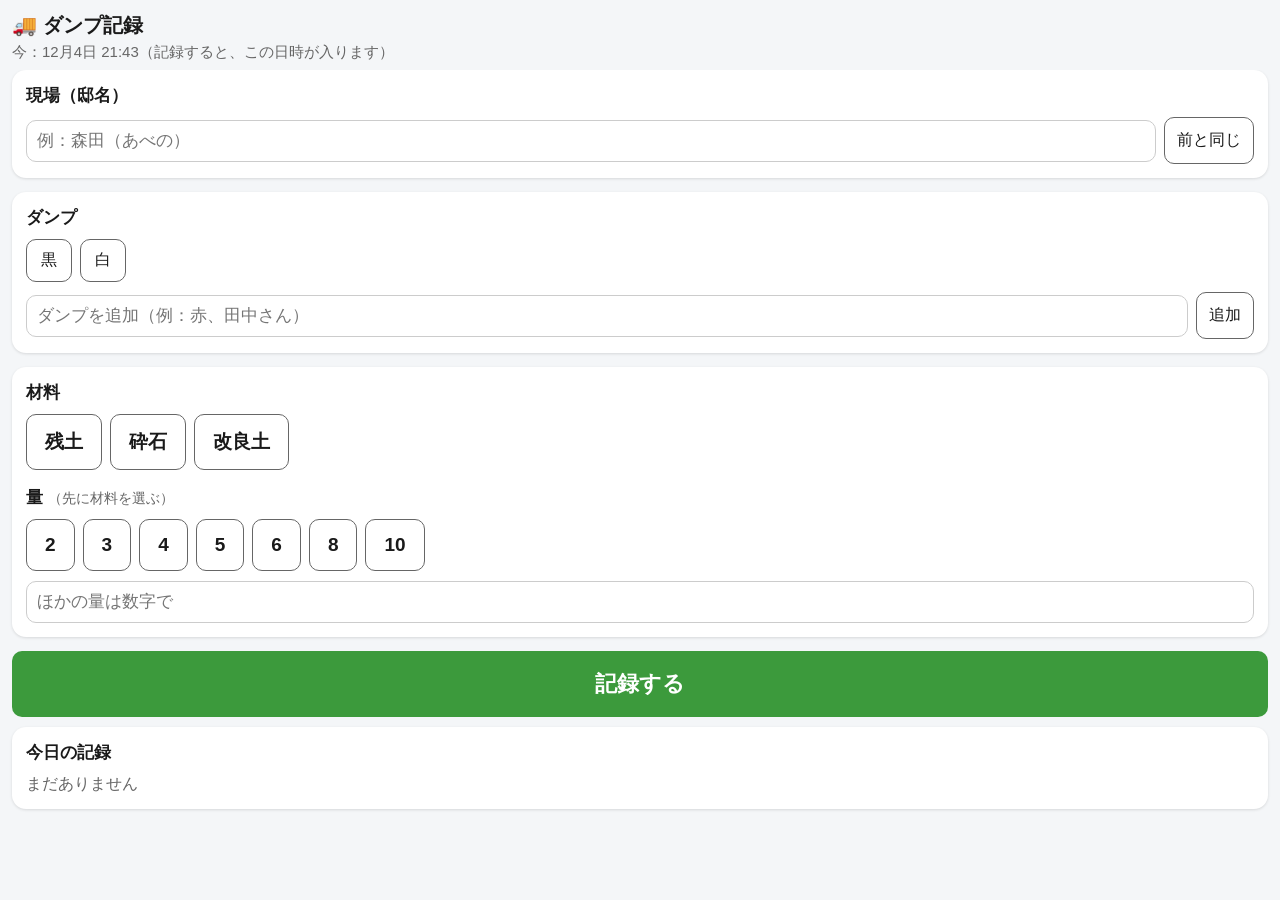
<file: dump/index.html>
<!DOCTYPE html>
<html lang="ja">
<head>
<meta charset="utf-8">
<meta name="viewport" content="width=device-width, initial-scale=1">
<meta name="robots" content="noindex, nofollow">
<meta name="apple-mobile-web-app-title" content="ダンプ記録">
<title>ダンプ記録</title>
<!-- 版1：第1章（記録画面）。記録はこの携帯の中だけに保存 -->
<link rel="stylesheet" href="style.css?v=1">
</head>
<body>
<header>
  <h1>🚚 ダンプ記録</h1>
  <div id="now" class="now"></div>
</header>

<section class="panel">
  <h2>現場（邸名）</h2>
  <div class="row">
    <input id="site" type="text" placeholder="例：森田（あべの）" autocomplete="off">
    <button type="button" id="sameSite">前と同じ</button>
  </div>
  <div id="siteChips" class="chips"></div>
</section>

<section class="panel">
  <h2>ダンプ</h2>
  <div id="dumpChips" class="chips"></div>
  <div class="row addRow">
    <input id="newDump" type="text" placeholder="ダンプを追加（例：赤、田中さん）" autocomplete="off">
    <button type="button" id="addDump">追加</button>
  </div>
</section>

<section class="panel">
  <h2>材料</h2>
  <div id="matChips" class="chips big"></div>
  <h2 class="mt">量 <span id="unit" class="sub"></span></h2>
  <div id="amtChips" class="chips big"></div>
  <input id="amt" type="number" inputmode="decimal" placeholder="ほかの量は数字で" min="0" step="0.1">
</section>

<button type="button" id="save" class="save">記録する</button>
<div id="msg" class="msg" hidden></div>

<section class="panel">
  <h2>今日の記録 <span id="todayCount" class="sub"></span></h2>
  <div id="todayList"></div>
  <button type="button" id="undo" class="del" hidden>最後の1件を取り消す</button>
</section>

<script src="storage.js?v=1"></script>
<script src="record.js?v=1"></script>
</body>
</html>
</file>
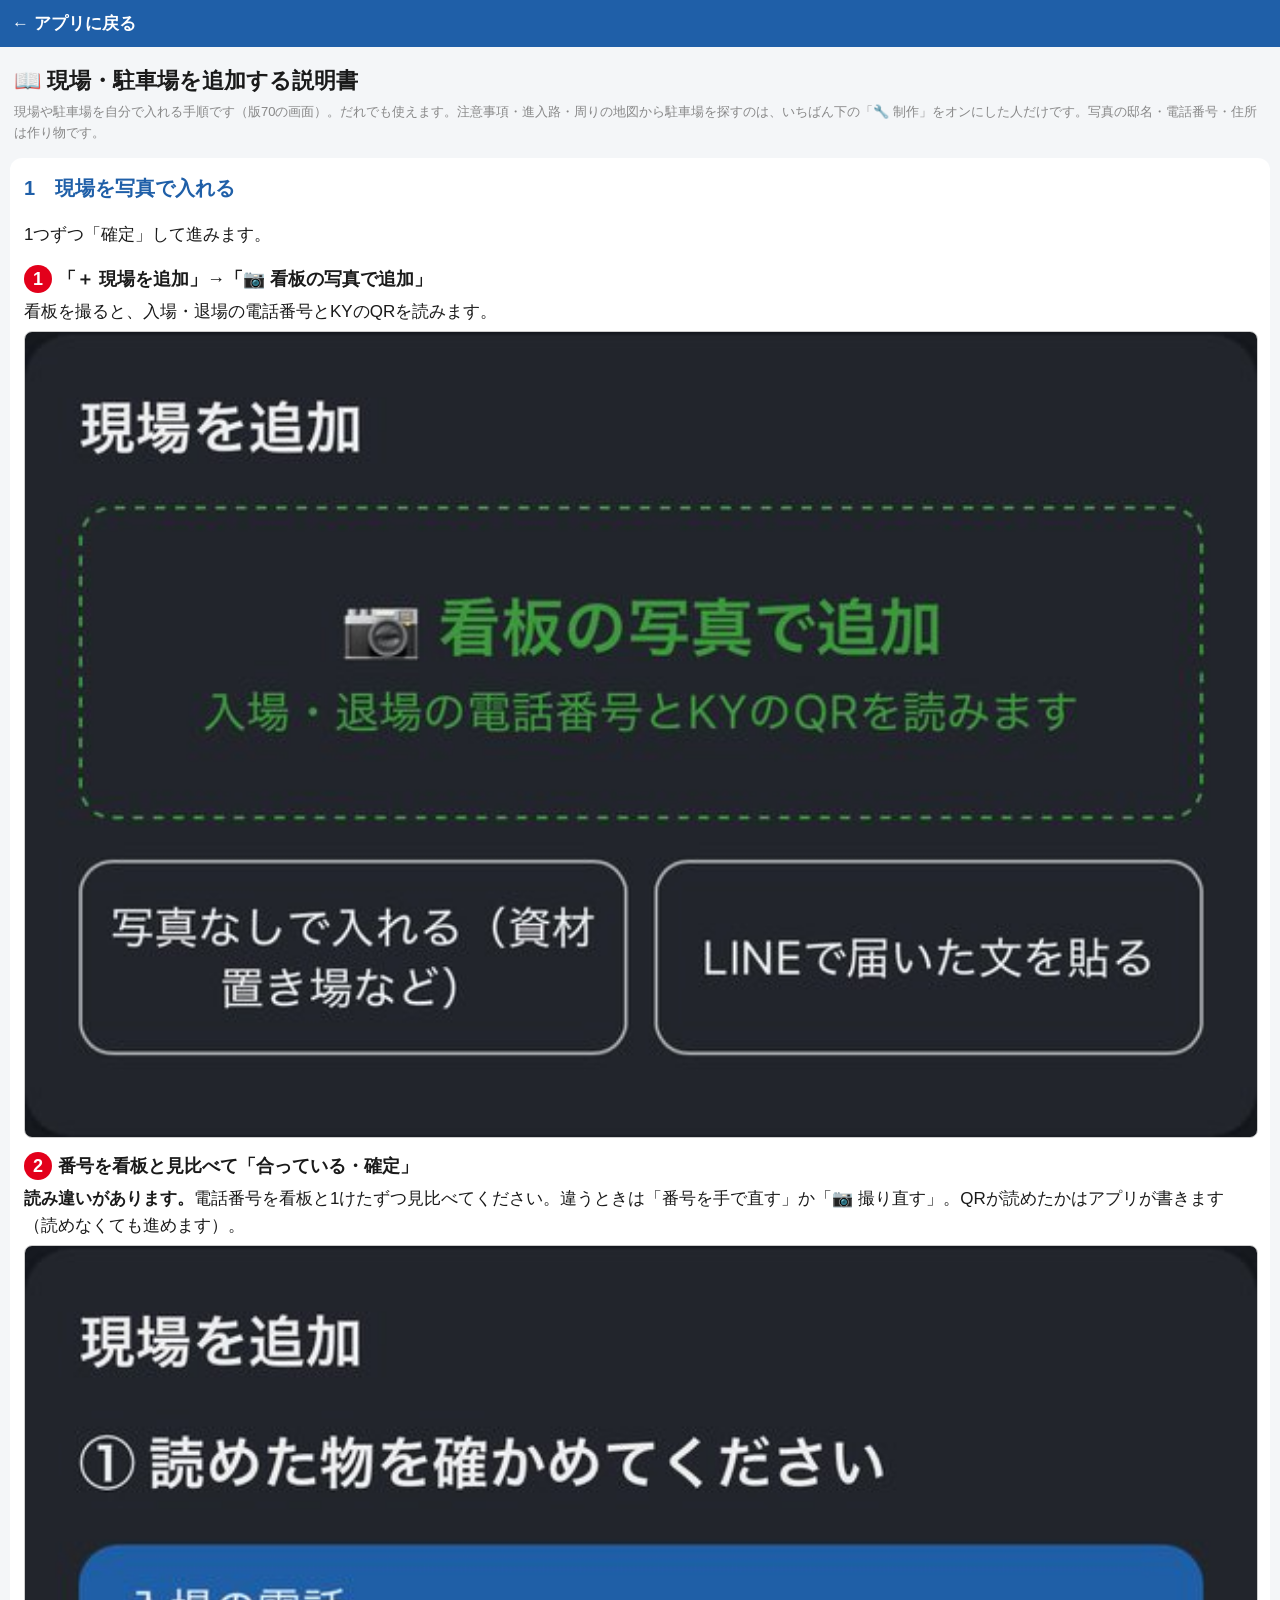
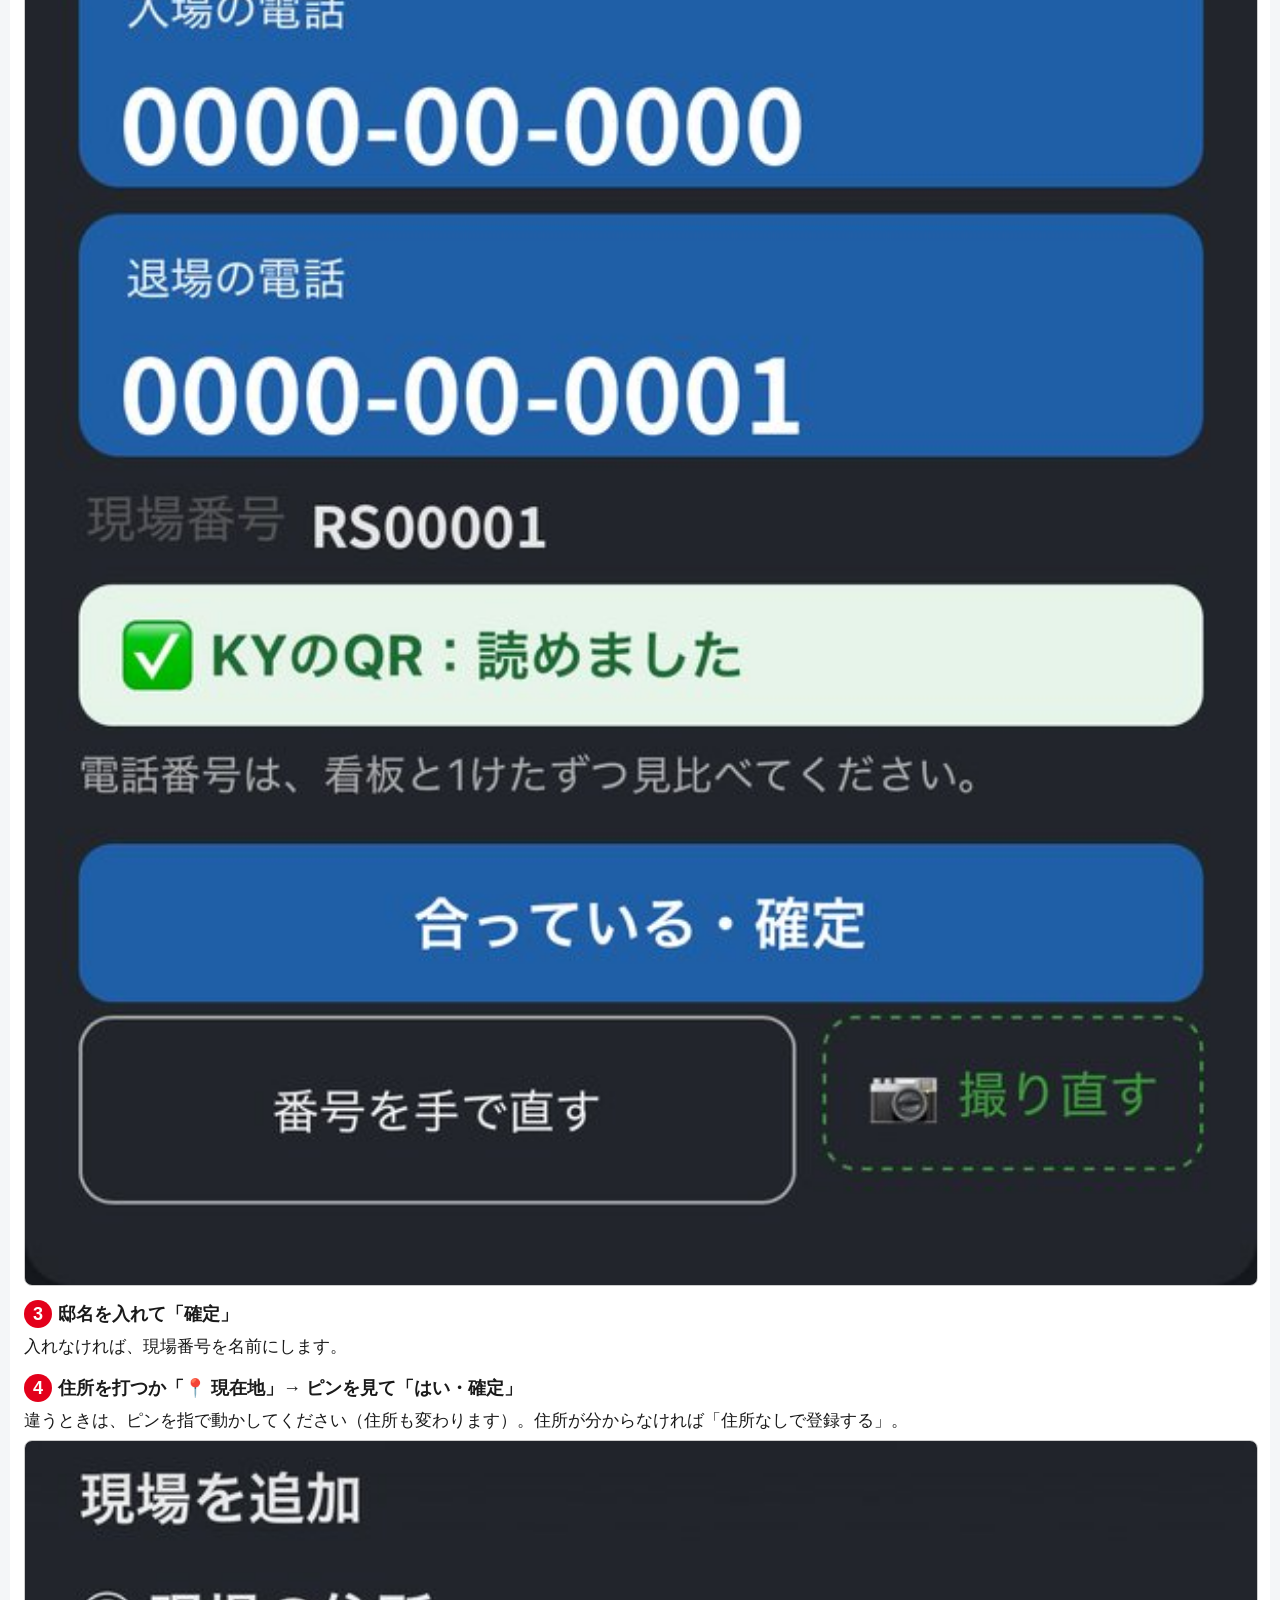
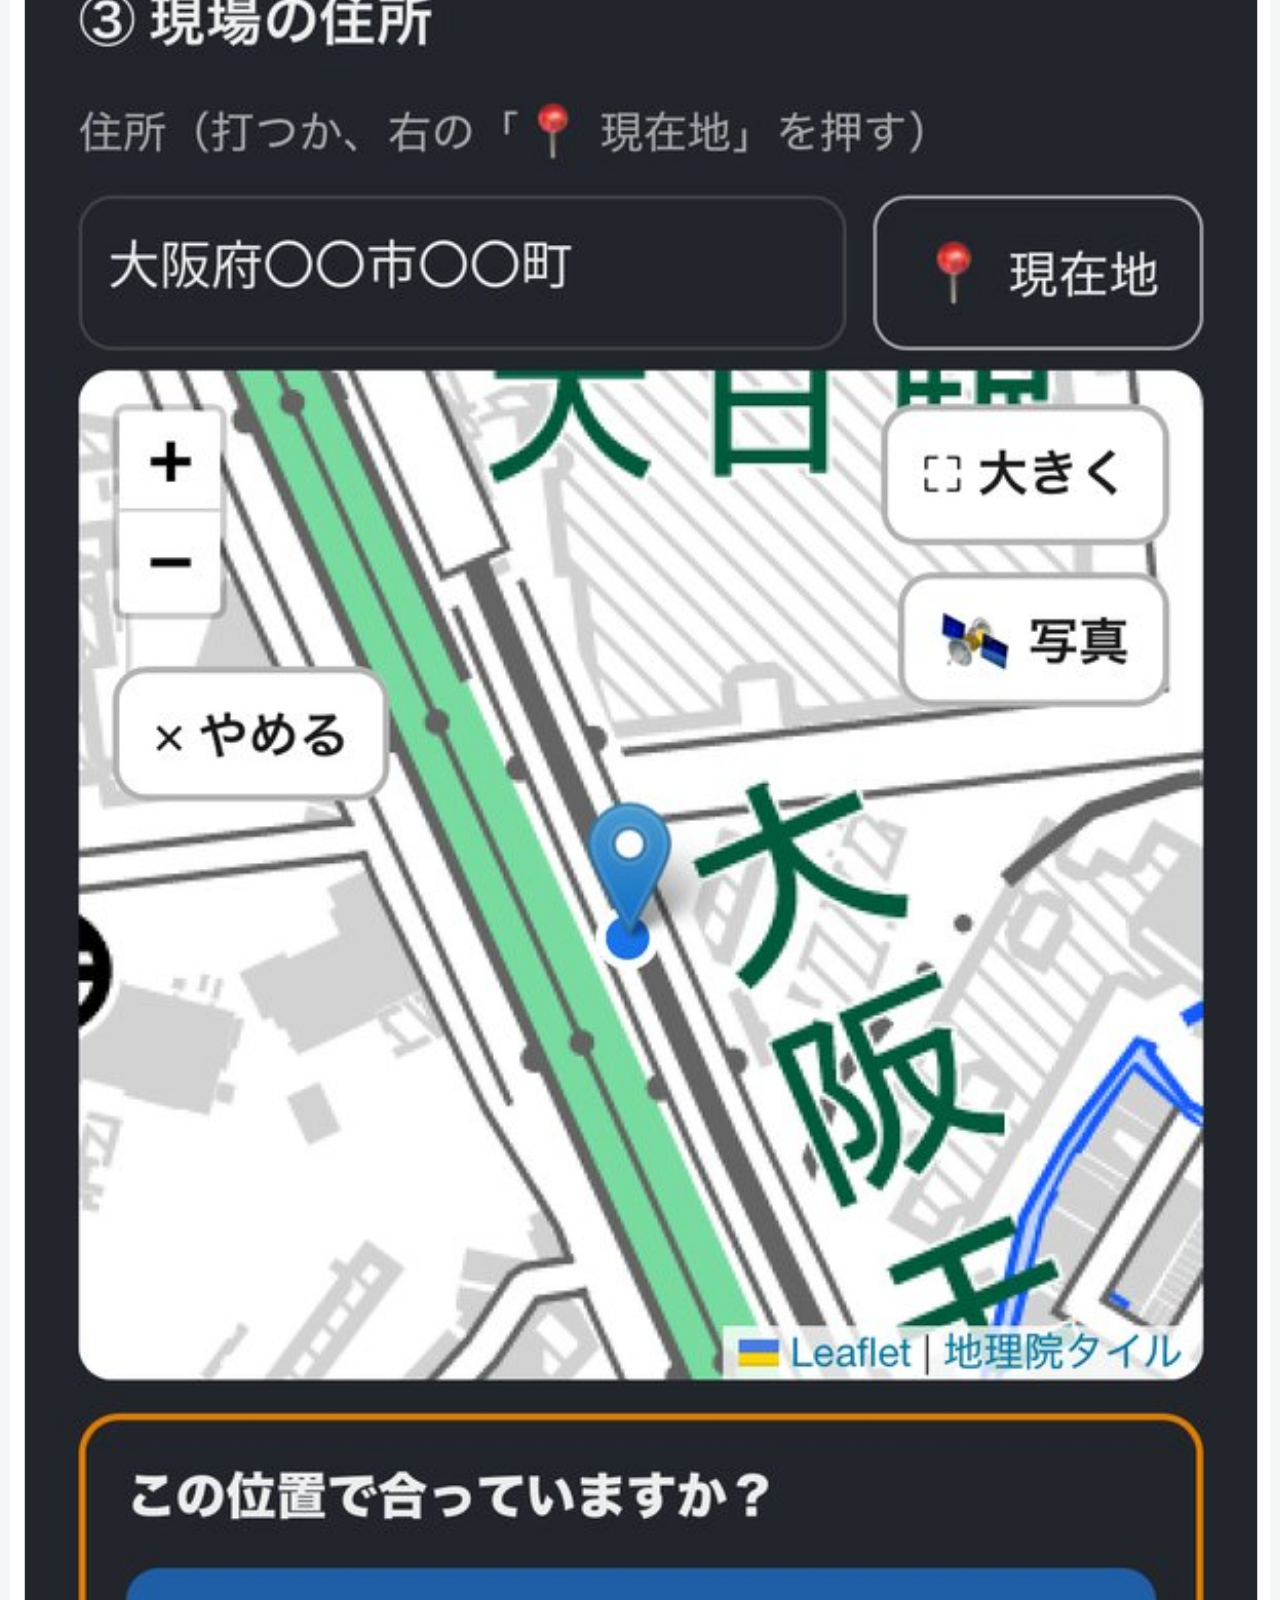
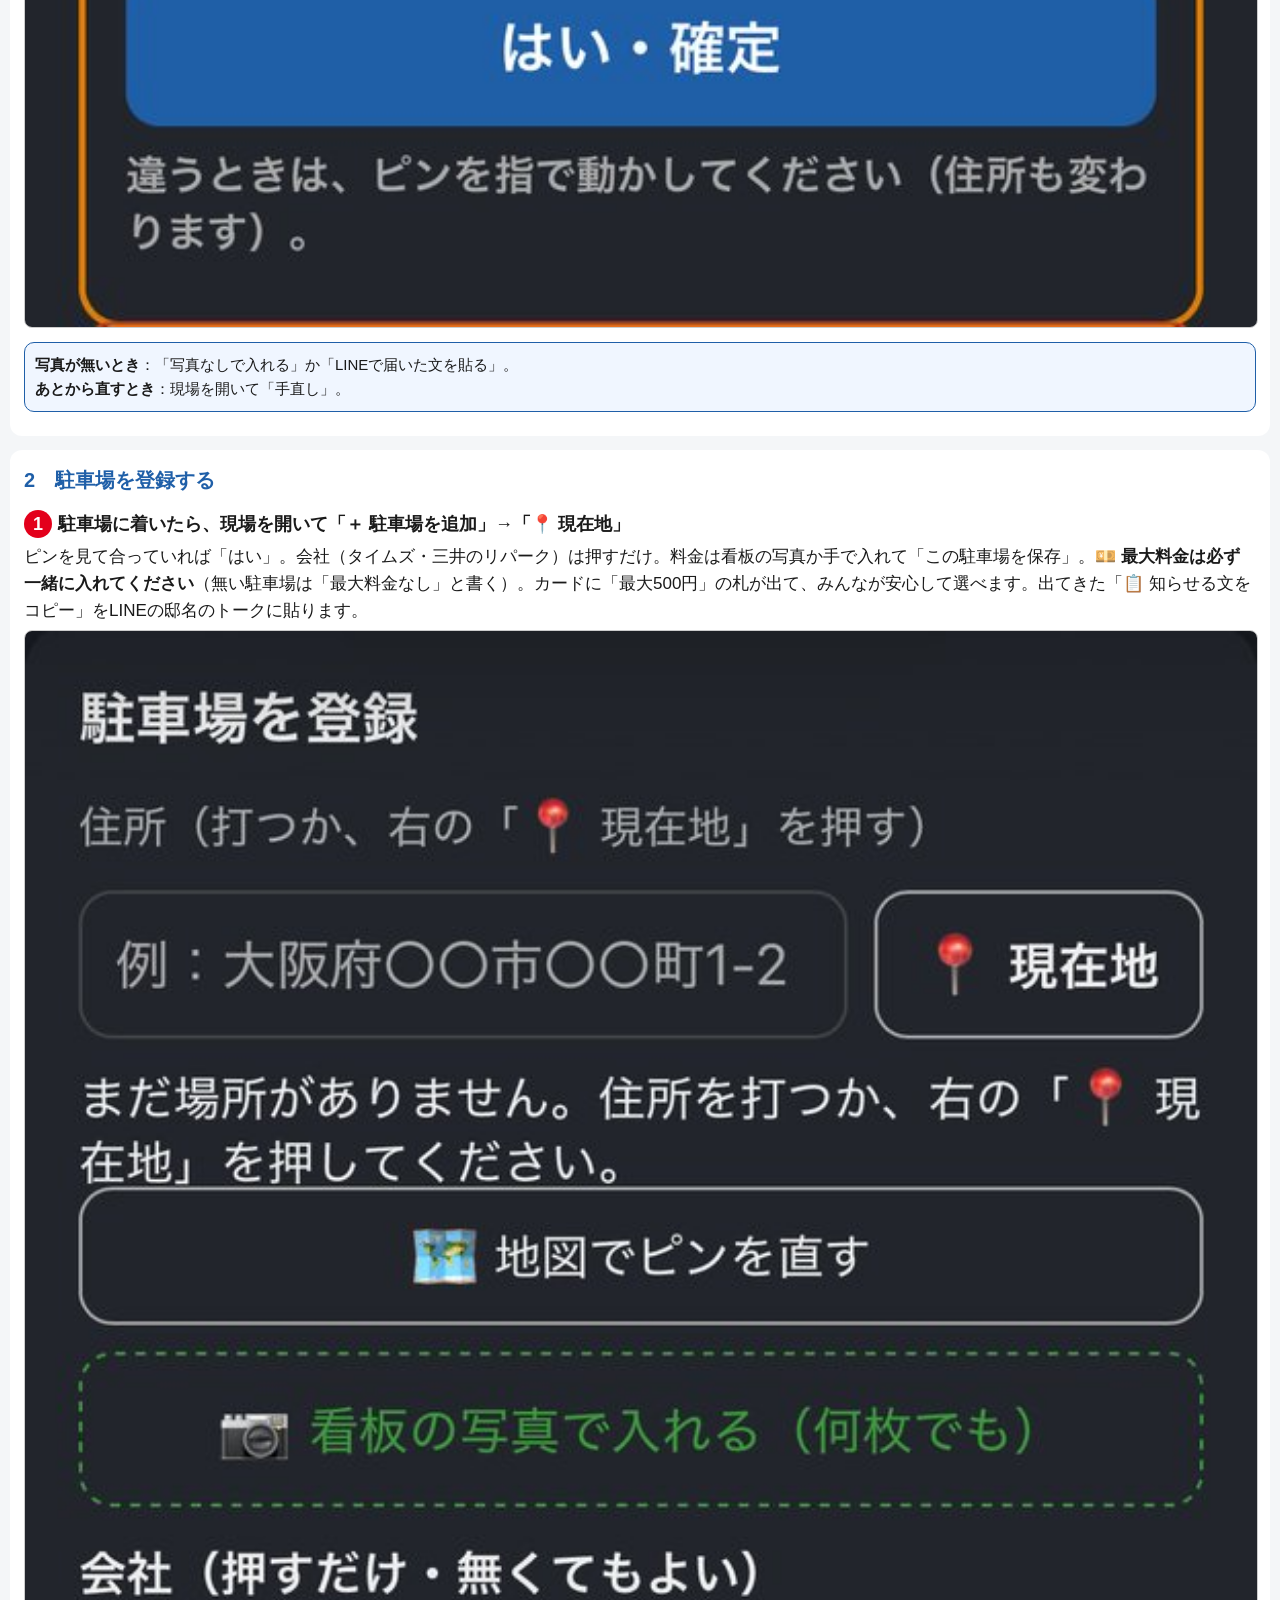
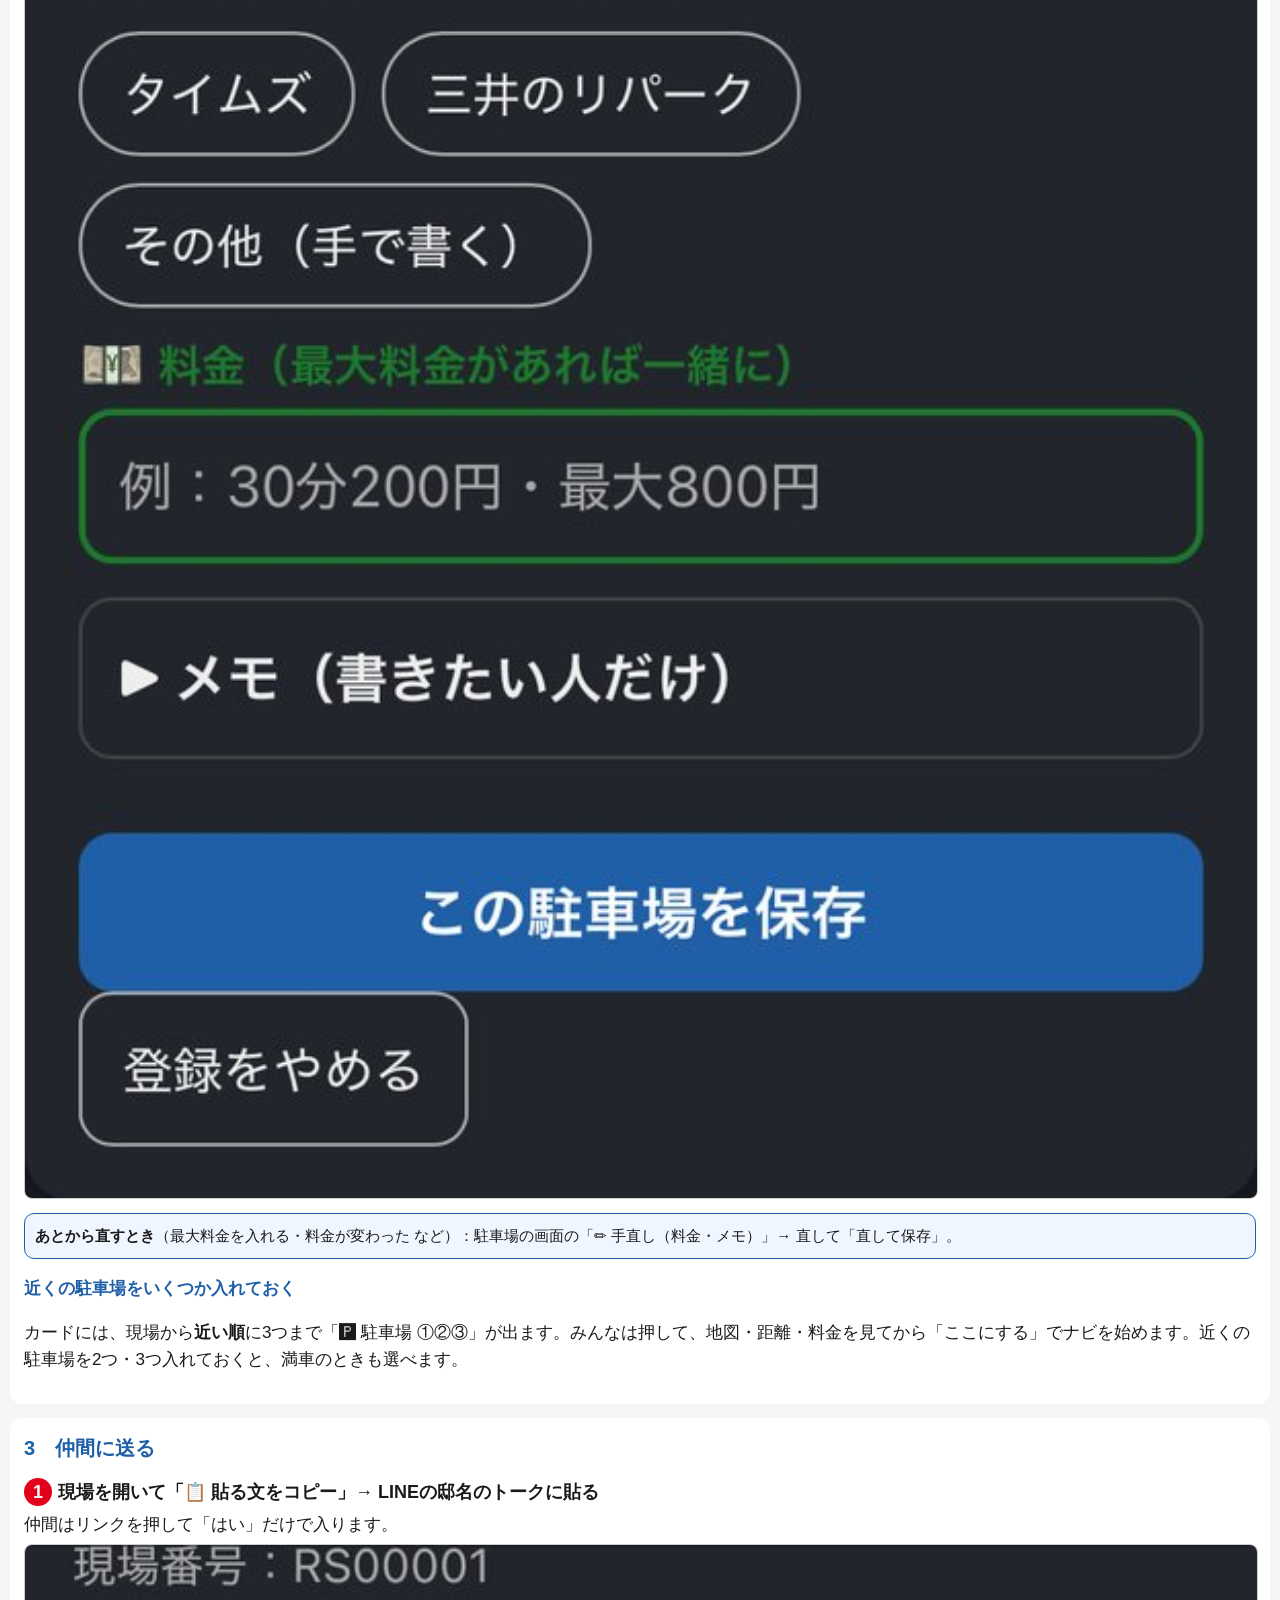
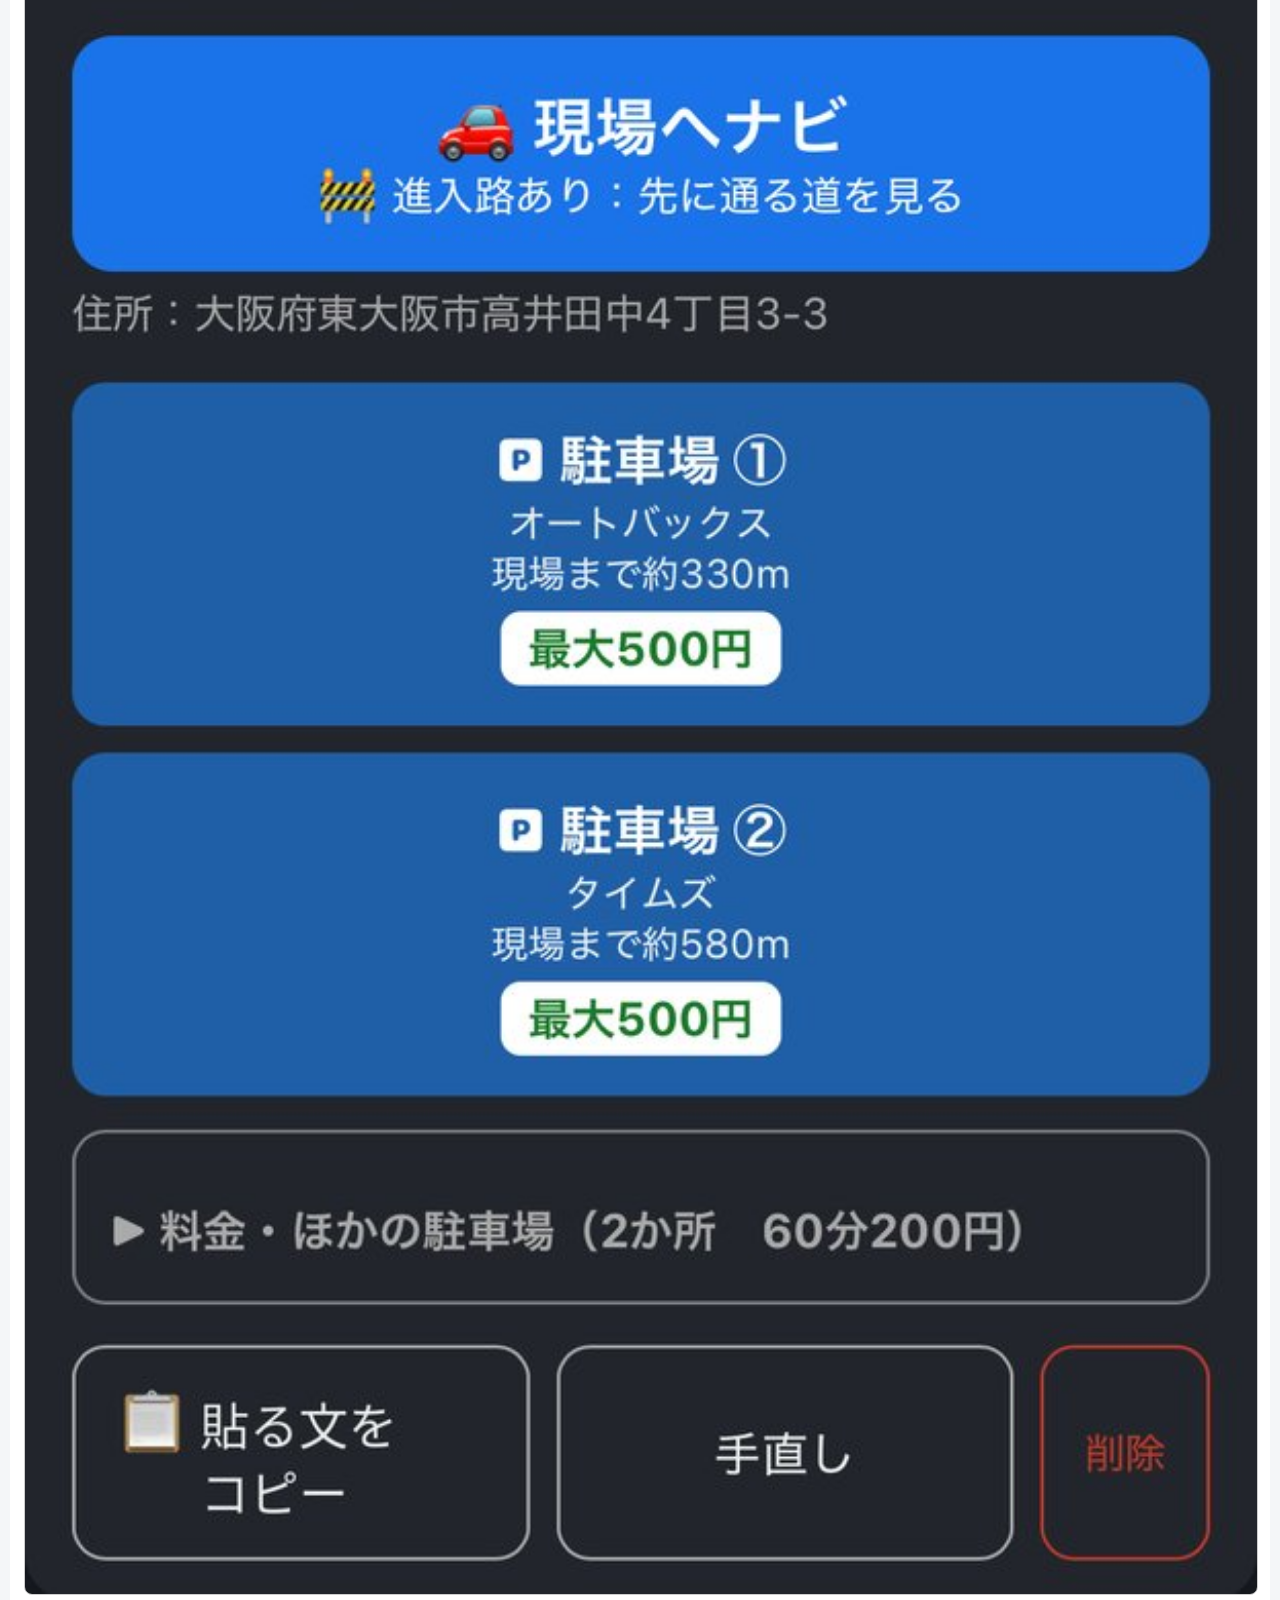
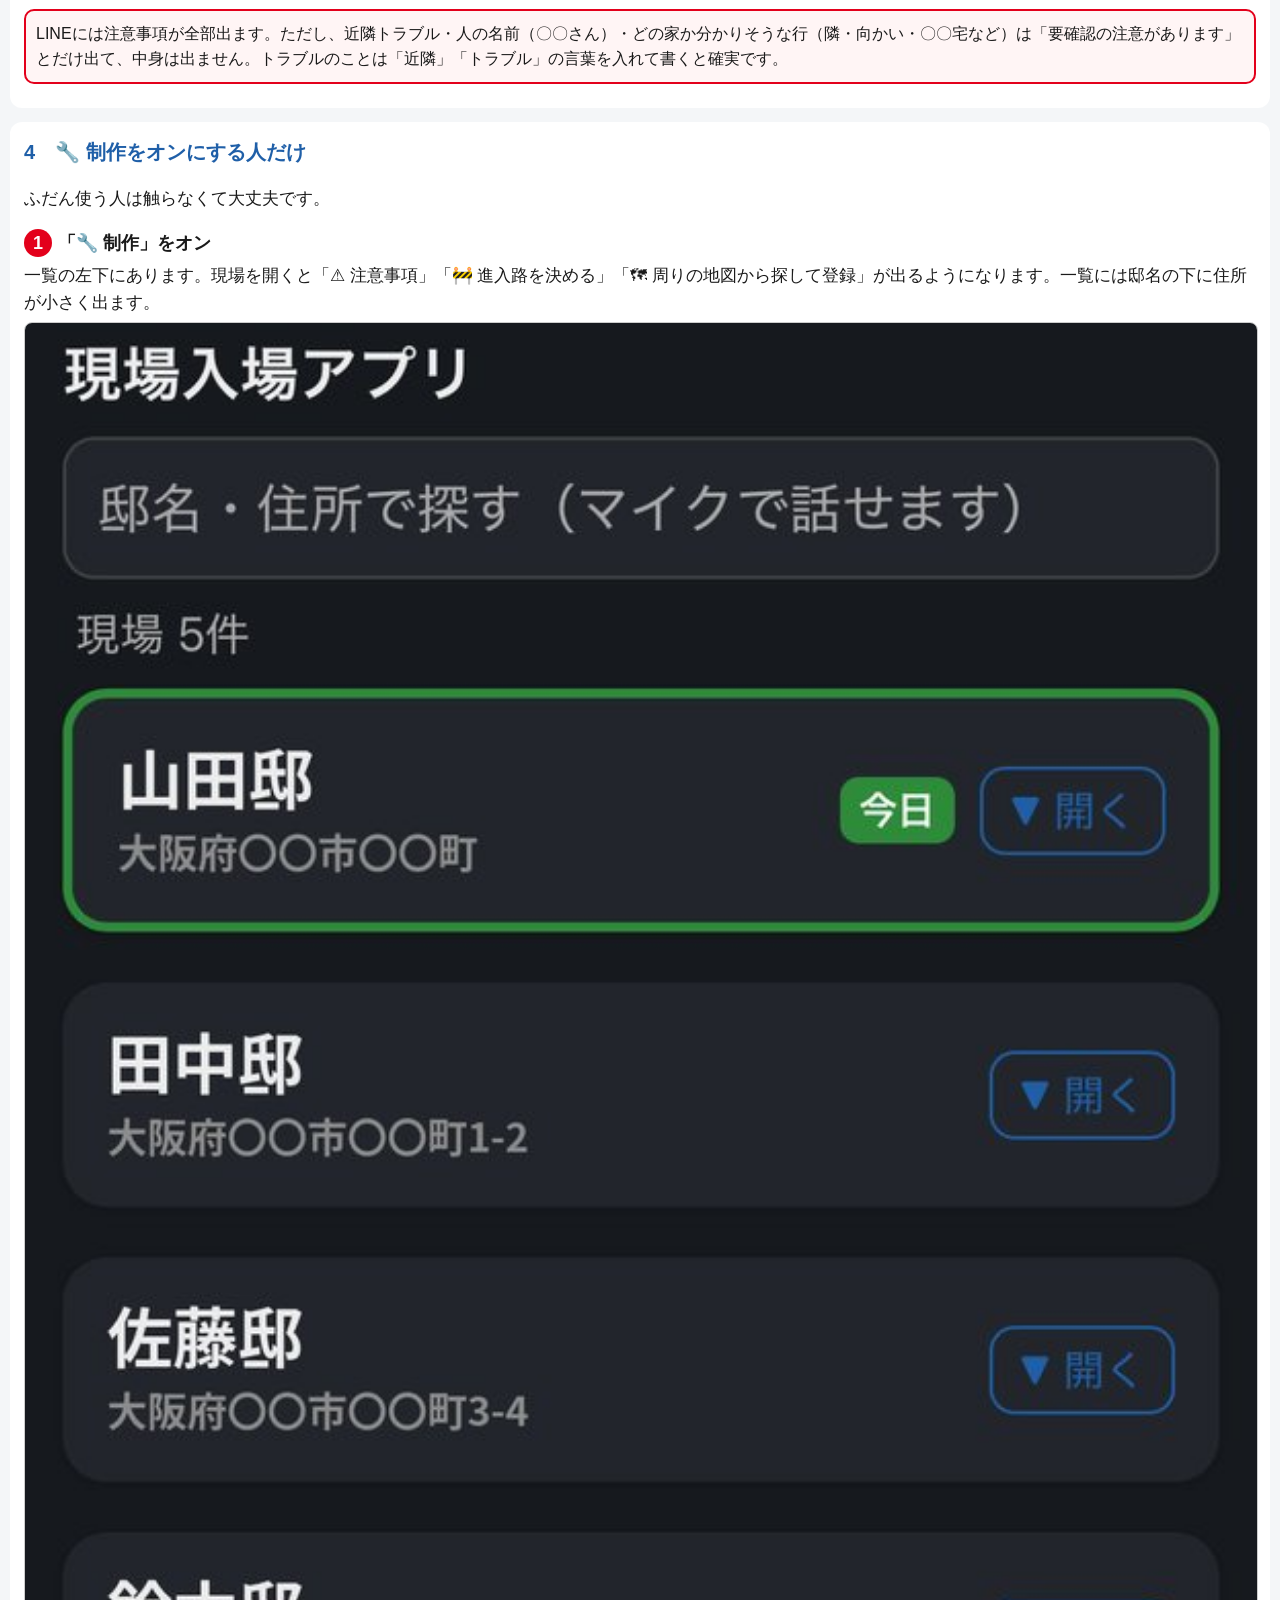
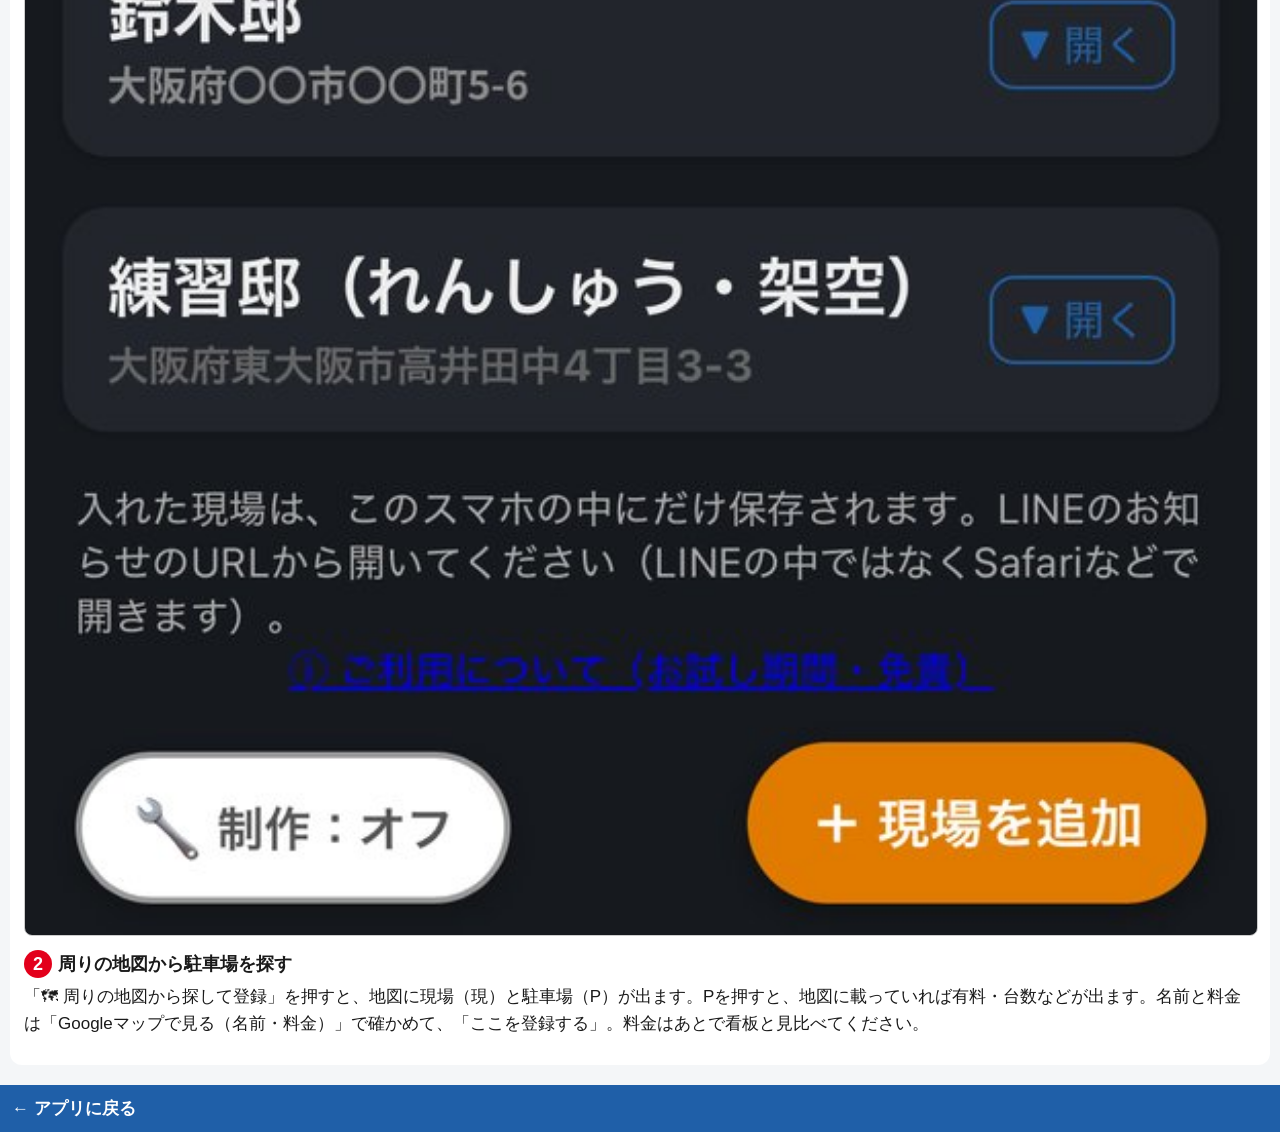
<file: guide-reg.html>
<!DOCTYPE html>
<html lang="ja">
<head>
<meta charset="utf-8">
<meta name="viewport" content="width=device-width, initial-scale=1">
<meta name="robots" content="noindex, nofollow">
<title>現場入場アプリ 現場・駐車場を追加する説明書</title>
<!-- 登録する人の説明書（版34・版40・版70で新しい画面に撮り直し。だれでも見られるようにし、制作の人だけの所は最後に）：現場を写真で入れる・仲間に送る・駐車場を登録（近い順に出る）。写真は作り物の現場 -->
<style>
body{margin:0;font-family:-apple-system,"Hiragino Sans",sans-serif;background:#f4f6f8;color:#1a1a1a;font-size:17px;line-height:1.6}
@media (prefers-color-scheme:dark){body{background:#16191d;color:#eee} section,.reg{background:#22262c!important} .tip{background:#1c2a3a!important} .box{background:#3a1c1c!important}}
.bar{position:sticky;top:0;z-index:2;background:#1f5fa8;padding:10px 12px} .bar a{color:#fff;font-weight:bold;text-decoration:none;font-size:17px}
h1{font-size:22px;margin:16px 14px 4px} h2{font-size:20px;color:#1f5fa8;margin:0 0 8px} h3{font-size:17px;color:#1f5fa8;margin:16px 0 6px}
section,.reg{background:#fff;margin:14px 10px;padding:14px;border-radius:12px}
.reg summary{font-weight:bold;font-size:16px;color:#555}
img{display:block;margin:6px auto;border:1px solid #ccc;border-radius:8px;max-width:100%}
.step{margin:14px 0} .st{font-weight:bold;font-size:18px} .step p{margin:4px 0}
.no{display:inline-block;background:#e3001b;color:#fff;border-radius:50%;width:28px;height:28px;text-align:center;line-height:28px;margin-right:6px}
.box{border:2px solid #e3001b;border-radius:10px;padding:10px;background:#fff5f5;font-size:16px;margin:10px 0}
.tip{border:1px solid #1f5fa8;border-radius:10px;padding:10px;background:#f0f6ff;font-size:15px;margin:10px 0}
.chat{background:#dfe6ee;border-radius:10px;padding:12px} .bub{background:#fff;color:#1a1a1a;border-radius:14px;padding:10px 12px;font-size:14px;word-break:break-all} .bub u{color:#1a5fd0}
.small{font-size:13px;color:#888}
</style>
</head>
<body>
<div class="bar"><a href="./">← アプリに戻る</a></div>
<h1>📖 現場・駐車場を追加する説明書</h1>
<p class="small" style="margin:0 14px">現場や駐車場を自分で入れる手順です（版70の画面）。だれでも使えます。注意事項・進入路・周りの地図から駐車場を探すのは、いちばん下の「🔧 制作」をオンにした人だけです。写真の邸名・電話番号・住所は作り物です。</p>
<section><h2>1　現場を写真で入れる</h2>
<p>1つずつ「確定」して進みます。</p>
<div class="step"><div class="st"><span class="no">1</span>「＋ 現場を追加」→「📷 看板の写真で追加」</div><p>看板を撮ると、入場・退場の電話番号とKYのQRを読みます。</p><img src="guide/1_photo.jpg?v=70" loading="lazy" style="width:100%" alt=""></div>
<div class="step"><div class="st"><span class="no">2</span>番号を看板と見比べて「合っている・確定」</div><p><b>読み違いがあります。</b>電話番号を看板と1けたずつ見比べてください。違うときは「番号を手で直す」か「📷 撮り直す」。QRが読めたかはアプリが書きます（読めなくても進めます）。</p><img src="guide/1_form.jpg?v=70" loading="lazy" style="width:100%" alt=""></div>
<div class="step"><div class="st"><span class="no">3</span>邸名を入れて「確定」</div><p>入れなければ、現場番号を名前にします。</p></div>
<div class="step"><div class="st"><span class="no">4</span>住所を打つか「📍 現在地」→ ピンを見て「はい・確定」</div><p>違うときは、ピンを指で動かしてください（住所も変わります）。住所が分からなければ「住所なしで登録する」。</p><img src="guide/1_pin.jpg?v=70" loading="lazy" style="width:100%" alt=""></div>
<div class="tip"><b>写真が無いとき</b>：「写真なしで入れる」か「LINEで届いた文を貼る」。<br><b>あとから直すとき</b>：現場を開いて「手直し」。</div></section>
<section><h2>2　駐車場を登録する</h2>
<div class="step"><div class="st"><span class="no">1</span>駐車場に着いたら、現場を開いて「＋ 駐車場を追加」→「📍 現在地」</div><p>ピンを見て合っていれば「はい」。会社（タイムズ・三井のリパーク）は押すだけ。料金は看板の写真か手で入れて「この駐車場を保存」。<b>💴 最大料金は必ず一緒に入れてください</b>（無い駐車場は「最大料金なし」と書く）。カードに「最大500円」の札が出て、みんなが安心して選べます。出てきた「📋 知らせる文をコピー」をLINEの邸名のトークに貼ります。</p><img src="guide/6_here.jpg?v=70" loading="lazy" style="width:100%" alt=""></div>
<div class="tip"><b>あとから直すとき</b>（最大料金を入れる・料金が変わった など）：駐車場の画面の「✏ 手直し（料金・メモ）」→ 直して「直して保存」。</div>
<h3>近くの駐車場をいくつか入れておく</h3>
<p>カードには、現場から<b>近い順</b>に3つまで「🅿 駐車場 ①②③」が出ます。みんなは押して、地図・距離・料金を見てから「ここにする」でナビを始めます。近くの駐車場を2つ・3つ入れておくと、満車のときも選べます。</p>
</section>
<section><h2>3　仲間に送る</h2>
<div class="step"><div class="st"><span class="no">1</span>現場を開いて「📋 貼る文をコピー」→ LINEの邸名のトークに貼る</div><p>仲間はリンクを押して「はい」だけで入ります。</p><img src="guide/2_share.jpg?v=70" loading="lazy" style="width:100%" alt=""></div>
<div class="box">LINEには注意事項が全部出ます。ただし、近隣トラブル・人の名前（〇〇さん）・どの家か分かりそうな行（隣・向かい・〇〇宅など）は「要確認の注意があります」とだけ出て、中身は出ません。トラブルのことは「近隣」「トラブル」の言葉を入れて書くと確実です。</div></section>
<section><h2>4　🔧 制作をオンにする人だけ</h2>
<p>ふだん使う人は触らなくて大丈夫です。</p>
<div class="step"><div class="st"><span class="no">1</span>「🔧 制作」をオン</div><p>一覧の左下にあります。現場を開くと「⚠ 注意事項」「🚧 進入路を決める」「🗺 周りの地図から探して登録」が出るようになります。一覧には邸名の下に住所が小さく出ます。</p><img src="guide/2_mode.jpg?v=70" loading="lazy" style="width:100%" alt=""></div>
<div class="step"><div class="st"><span class="no">2</span>周りの地図から駐車場を探す</div><p>「🗺 周りの地図から探して登録」を押すと、地図に現場（現）と駐車場（P）が出ます。Pを押すと、地図に載っていれば有料・台数などが出ます。名前と料金は「Googleマップで見る（名前・料金）」で確かめて、「ここを登録する」。料金はあとで看板と見比べてください。</p></div></section>
<div class="bar" style="position:static;margin-top:20px"><a href="./">← アプリに戻る</a></div>
</body>
</html>
</file>
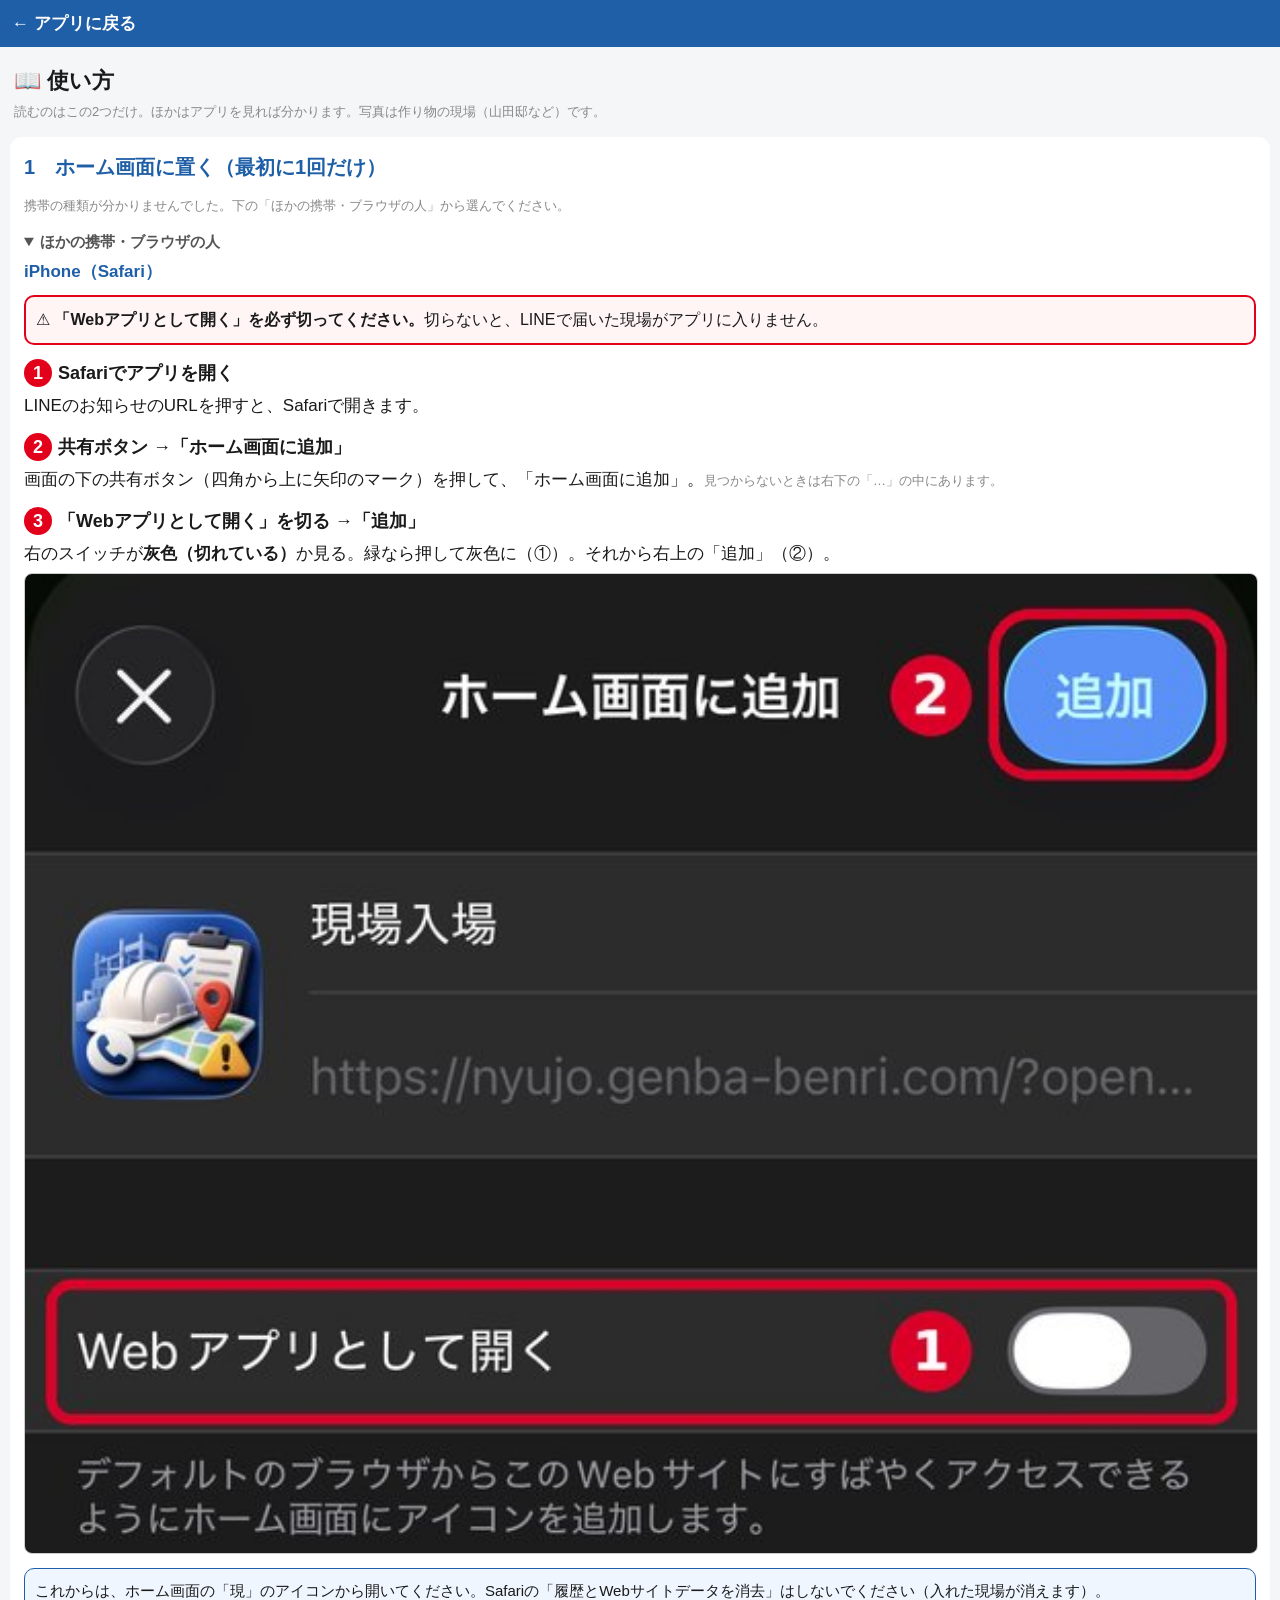
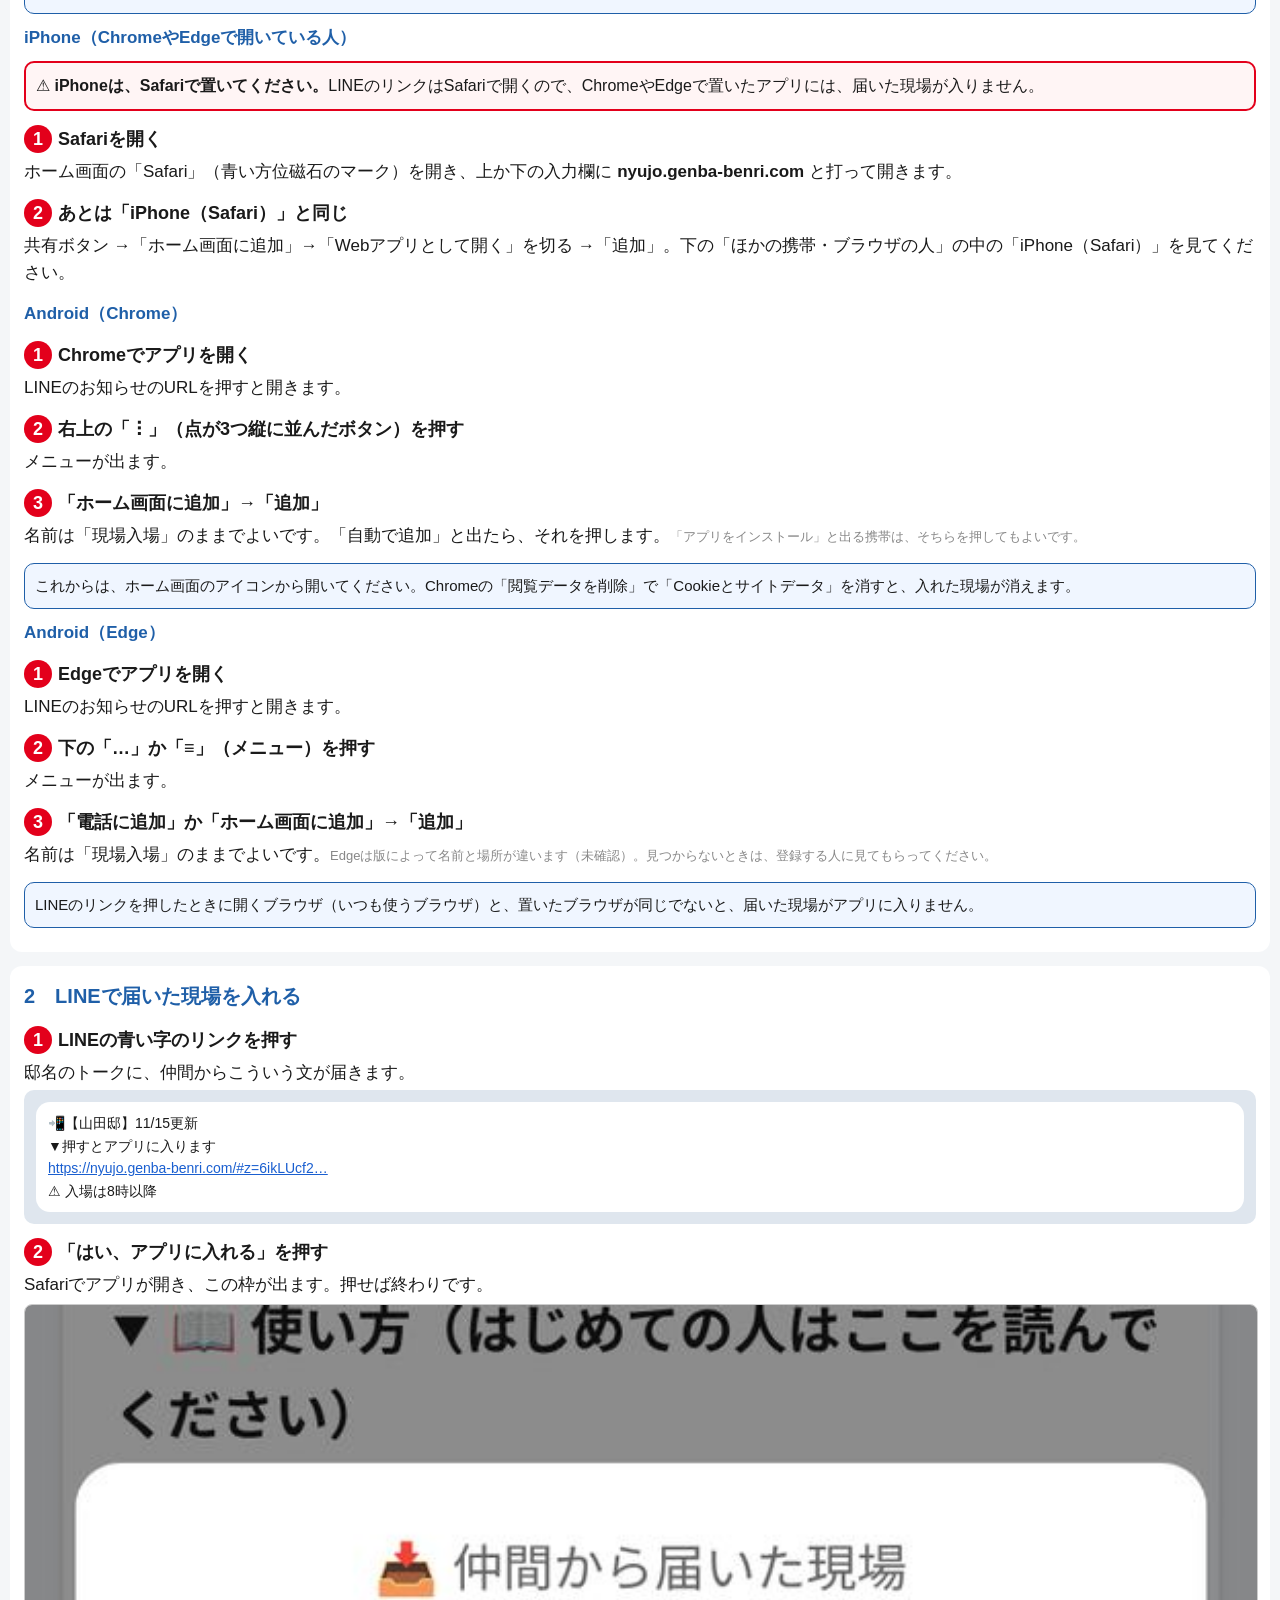
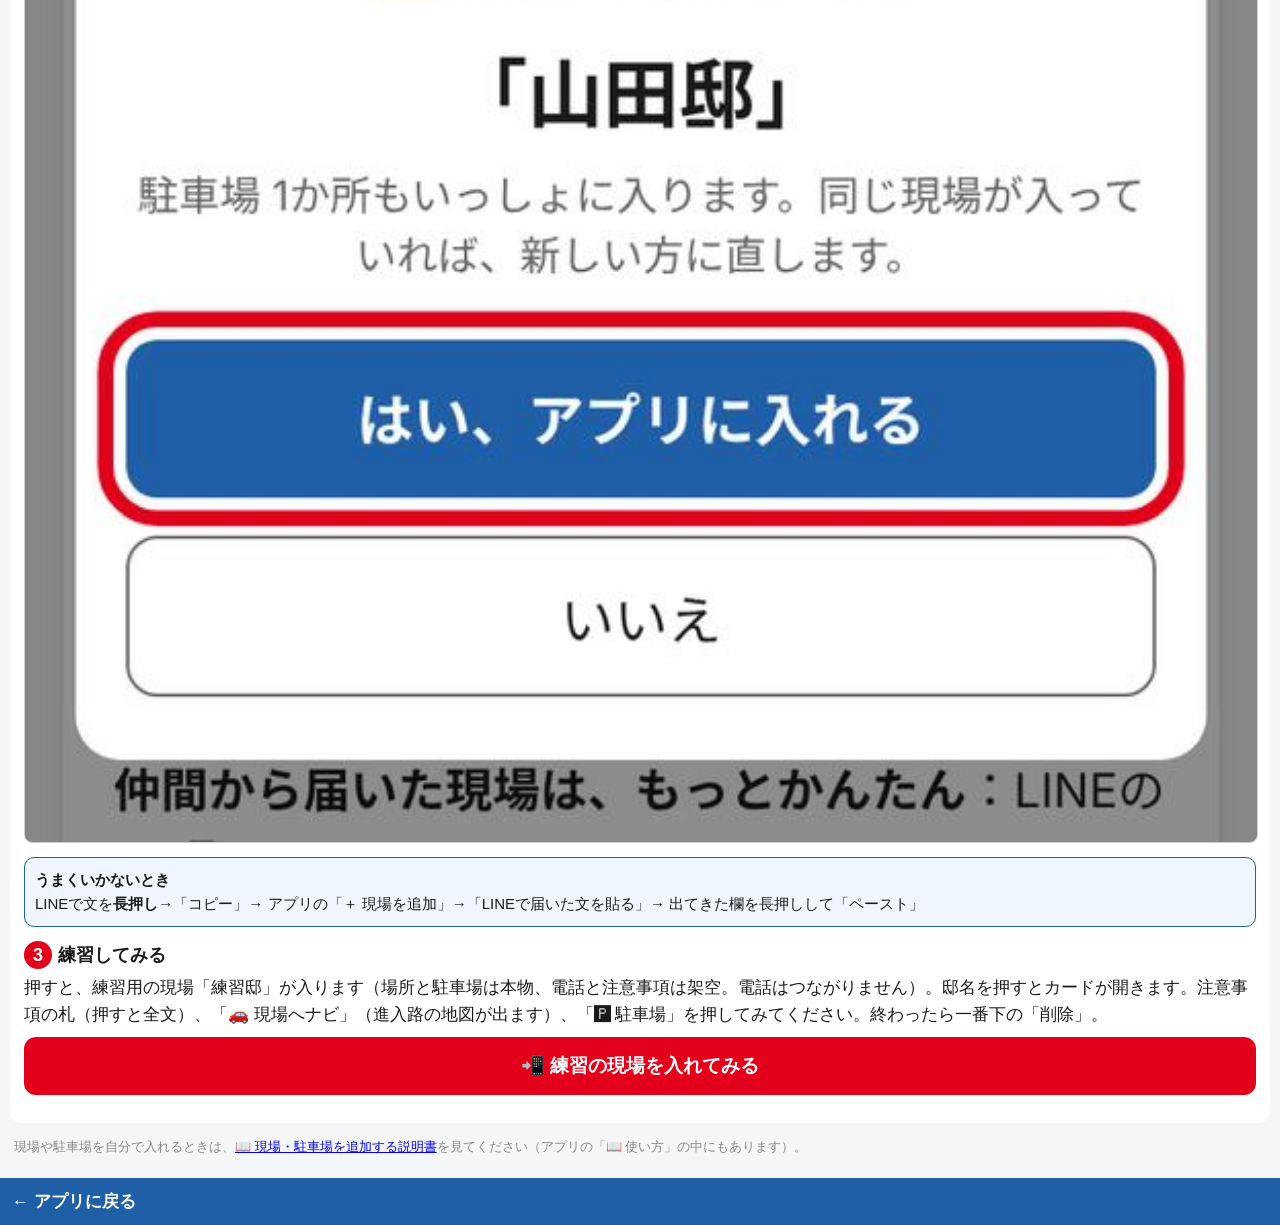
<file: guide.html>
<!DOCTYPE html>
<html lang="ja">
<head>
<meta charset="utf-8">
<meta name="viewport" content="width=device-width, initial-scale=1">
<meta name="robots" content="noindex, nofollow">
<title>現場入場アプリ 使い方</title>
<!-- 図つきの説明書（版37で、ホーム画面への置き方を携帯・ブラウザごとに分けた。版33・版34で登録する人向けを guide-reg.html に分けた）：苦手な人が読むのは「1 ホーム画面に置く」「2 LINEで届いた現場を入れる」の2つだけ。
     毎朝の電話・KY・駐車場は「見たら分かる」ので書かない。登録する人向けはたたんでおく。写真は作り物の現場で撮影 -->
<style>
body{margin:0;font-family:-apple-system,"Hiragino Sans",sans-serif;background:#f4f6f8;color:#1a1a1a;font-size:17px;line-height:1.6}
@media (prefers-color-scheme:dark){body{background:#16191d;color:#eee} section,.reg{background:#22262c!important} .tip{background:#1c2a3a!important} .box{background:#3a1c1c!important}}
.bar{position:sticky;top:0;z-index:2;background:#1f5fa8;padding:10px 12px} .bar a{color:#fff;font-weight:bold;text-decoration:none;font-size:17px}
h1{font-size:22px;margin:16px 14px 4px} h2{font-size:20px;color:#1f5fa8;margin:0 0 8px} h3{font-size:17px;color:#1f5fa8;margin:16px 0 6px}
section,.reg{background:#fff;margin:14px 10px;padding:14px;border-radius:12px}
.reg summary{font-weight:bold;font-size:16px;color:#555}
img{display:block;margin:6px auto;border:1px solid #ccc;border-radius:8px;max-width:100%}
.step{margin:14px 0} .st{font-weight:bold;font-size:18px} .step p{margin:4px 0}
.no{display:inline-block;background:#e3001b;color:#fff;border-radius:50%;width:28px;height:28px;text-align:center;line-height:28px;margin-right:6px}
.box{border:2px solid #e3001b;border-radius:10px;padding:10px;background:#fff5f5;font-size:16px;margin:10px 0}
.tip{border:1px solid #1f5fa8;border-radius:10px;padding:10px;background:#f0f6ff;font-size:15px;margin:10px 0}
.chat{background:#dfe6ee;border-radius:10px;padding:12px} .bub{background:#fff;color:#1a1a1a;border-radius:14px;padding:10px 12px;font-size:14px;word-break:break-all} .bub u{color:#1a5fd0}
.try{display:block;text-align:center;background:#e3001b;color:#fff;font-weight:bold;font-size:19px;text-decoration:none;border-radius:12px;padding:14px;margin-top:8px}
.dev h3{margin-top:4px} #devOthers{margin-top:12px} #devOthers summary{font-weight:bold;color:#555;font-size:15px} .small{font-size:13px;color:#888}
</style>
</head>
<body>
<div class="bar"><a href="./">← アプリに戻る</a></div>
<h1>📖 使い方</h1>
<p class="small" style="margin:0 14px">読むのはこの2つだけ。ほかはアプリを見れば分かります。写真は作り物の現場（山田邸など）です。</p>
<section id="g1"><h2>1　ホーム画面に置く（最初に1回だけ）</h2>
<p id="devNow" class="small"></p>
<div id="devMine"></div>
<details id="devOthers"><summary>ほかの携帯・ブラウザの人</summary>
<div class="dev" data-dev="ios-safari"><h3>iPhone（Safari）</h3>
<div class="box">⚠ <b>「Webアプリとして開く」を必ず切ってください。</b>切らないと、LINEで届いた現場がアプリに入りません。</div>
<div class="step"><div class="st"><span class="no">1</span>Safariでアプリを開く</div><p>LINEのお知らせのURLを押すと、Safariで開きます。</p></div>
<div class="step"><div class="st"><span class="no">2</span>共有ボタン →「ホーム画面に追加」</div><p>画面の下の共有ボタン（四角から上に矢印のマーク）を押して、「ホーム画面に追加」。<span class='small'>見つからないときは右下の「…」の中にあります。</span></p></div>
<div class="step"><div class="st"><span class="no">3</span>「Webアプリとして開く」を切る →「追加」</div><p>右のスイッチが<b>灰色（切れている）</b>か見る。緑なら押して灰色に（①）。それから右上の「追加」（②）。</p><img src="guide/5_toggle.jpg?v=2" loading="lazy" style="width:100%" alt=""></div>
<div class="tip">これからは、ホーム画面の「現」のアイコンから開いてください。Safariの「履歴とWebサイトデータを消去」はしないでください（入れた現場が消えます）。</div></div>
<div class="dev" data-dev="ios-other"><h3>iPhone（ChromeやEdgeで開いている人）</h3>
<div class="box">⚠ <b>iPhoneは、Safariで置いてください。</b>LINEのリンクはSafariで開くので、ChromeやEdgeで置いたアプリには、届いた現場が入りません。</div>
<div class="step"><div class="st"><span class="no">1</span>Safariを開く</div><p>ホーム画面の「Safari」（青い方位磁石のマーク）を開き、上か下の入力欄に <b>nyujo.genba-benri.com</b> と打って開きます。</p></div>
<div class="step"><div class="st"><span class="no">2</span>あとは「iPhone（Safari）」と同じ</div><p>共有ボタン →「ホーム画面に追加」→「Webアプリとして開く」を切る →「追加」。下の「ほかの携帯・ブラウザの人」の中の「iPhone（Safari）」を見てください。</p></div></div>
<div class="dev" data-dev="android-chrome"><h3>Android（Chrome）</h3>
<div class="step"><div class="st"><span class="no">1</span>Chromeでアプリを開く</div><p>LINEのお知らせのURLを押すと開きます。</p></div>
<div class="step"><div class="st"><span class="no">2</span>右上の「︙」（点が3つ縦に並んだボタン）を押す</div><p>メニューが出ます。</p></div>
<div class="step"><div class="st"><span class="no">3</span>「ホーム画面に追加」→「追加」</div><p>名前は「現場入場」のままでよいです。「自動で追加」と出たら、それを押します。<span class='small'>「アプリをインストール」と出る携帯は、そちらを押してもよいです。</span></p></div>
<div class="tip">これからは、ホーム画面のアイコンから開いてください。Chromeの「閲覧データを削除」で「Cookieとサイトデータ」を消すと、入れた現場が消えます。</div></div>
<div class="dev" data-dev="android-edge"><h3>Android（Edge）</h3>
<div class="step"><div class="st"><span class="no">1</span>Edgeでアプリを開く</div><p>LINEのお知らせのURLを押すと開きます。</p></div>
<div class="step"><div class="st"><span class="no">2</span>下の「…」か「≡」（メニュー）を押す</div><p>メニューが出ます。</p></div>
<div class="step"><div class="st"><span class="no">3</span>「電話に追加」か「ホーム画面に追加」→「追加」</div><p>名前は「現場入場」のままでよいです。<span class='small'>Edgeは版によって名前と場所が違います（未確認）。見つからないときは、登録する人に見てもらってください。</span></p></div>
<div class="tip">LINEのリンクを押したときに開くブラウザ（いつも使うブラウザ）と、置いたブラウザが同じでないと、届いた現場がアプリに入りません。</div></div>
</details>
<script>
// 版37：開いた携帯とブラウザを見分けて、その人の置き方だけを上に出す（ほかはたたむ）
(() => {
  const ua = navigator.userAgent;
  const ios = /iPhone|iPad|iPod/.test(ua) || (/Macintosh/.test(ua) && navigator.maxTouchPoints > 1);
  let k = "", name = "";
  if (ios) { if (/CriOS|EdgiOS|FxiOS/.test(ua)) { k = "ios-other"; name = /EdgiOS/.test(ua) ? "iPhone（Edge）" : /CriOS/.test(ua) ? "iPhone（Chrome）" : "iPhone（Safari以外）"; } else { k = "ios-safari"; name = "iPhone（Safari）"; } }
  else if (/Android/.test(ua)) { if (/EdgA/.test(ua)) { k = "android-edge"; name = "Android（Edge）"; } else { k = "android-chrome"; name = /SamsungBrowser/.test(ua) ? "Android（Samsung Internet）" : "Android（Chrome）"; } }
  const box = k && document.querySelector('[data-dev="' + k + '"]');
  const now = document.getElementById("devNow");
  if (box) {
    document.getElementById("devMine").appendChild(box);
    now.textContent = "あなたの携帯：" + name + "。この置き方だけ見てください。";
    if (/SamsungBrowser/.test(ua)) now.textContent += "（Samsung Internetの人は、Chromeで開いて置くと確かです）";
  } else {
    now.textContent = "携帯の種類が分かりませんでした。下の「ほかの携帯・ブラウザの人」から選んでください。";
    document.getElementById("devOthers").open = true;
  }
})();
</script></section>
<section id="g2"><h2>2　LINEで届いた現場を入れる</h2>
<div class="step"><div class="st"><span class="no">1</span>LINEの青い字のリンクを押す</div><p>邸名のトークに、仲間からこういう文が届きます。</p><div class="chat"><div class="bub">📲【山田邸】11/15更新<br>▼押すとアプリに入ります<br><u>https://nyujo.genba-benri.com/#z=6ikLUcf2…</u><br>⚠ 入場は8時以降</div></div></div>
<div class="step"><div class="st"><span class="no">2</span>「はい、アプリに入れる」を押す</div><p>Safariでアプリが開き、この枠が出ます。押せば終わりです。</p><img src="guide/3_ask.jpg" loading="lazy" style="width:100%" alt=""></div>
<div class="tip"><b>うまくいかないとき</b><br>LINEで文を<b>長押し</b>→「コピー」→ アプリの「＋ 現場を追加」→「LINEで届いた文を貼る」→ 出てきた欄を長押しして「ペースト」</div>
<!-- 版50：練習の現場（架空の練習邸）を入れてみるボタン（「初めてアプリを開いた人に最初に練習できればいい」） -->
<div class="step"><div class="st"><span class="no">3</span>練習してみる</div><p>押すと、練習用の現場「練習邸」が入ります（場所と駐車場は本物、電話と注意事項は架空。電話はつながりません）。邸名を押すとカードが開きます。注意事項の札（押すと全文）、「🚗 現場へナビ」（進入路の地図が出ます）、「🅿 駐車場」を押してみてください。終わったら一番下の「削除」。</p><a class="try" href="./#z=[base64]">📲 練習の現場を入れてみる</a></div></section>
<p class="small" style="margin:0 14px">現場や駐車場を自分で入れるときは、<a href="guide-reg.html">📖 現場・駐車場を追加する説明書</a>を見てください（アプリの「📖 使い方」の中にもあります）。</p>
<div class="bar" style="position:static;margin-top:20px"><a href="./">← アプリに戻る</a></div>
</body>
</html>
</file>
<file: dump/style.css>
:root { --blue:#1f5fa8; --green:#3c9a3c; --red:#c0392b; --bg:#f4f6f8; --card:#fff; --text:#1a1a1a; --sub:#666; --line:#ccc; }
@media (prefers-color-scheme: dark) {
  :root { --bg:#16191d; --card:#22262c; --text:#eee; --sub:#aaa; --line:#444; }
}
* { box-sizing:border-box; }
body { margin:0; font-family:-apple-system,"Hiragino Sans","Noto Sans JP",sans-serif; background:var(--bg); color:var(--text); padding-bottom:40px; }
header { position:sticky; top:0; background:var(--bg); padding:12px 12px 8px; z-index:1; }
h1 { font-size:20px; margin:0; }
h2 { font-size:17px; margin:0 0 10px; }
h2.mt { margin-top:16px; }
.sub { color:var(--sub); font-size:14px; font-weight:normal; }
.now { color:var(--sub); font-size:15px; margin-top:4px; }
.panel { background:var(--card); margin:0 12px 14px; padding:14px; border-radius:14px; box-shadow:0 1px 3px rgba(0,0,0,.12); }
input { width:100%; font-size:17px; padding:10px; border:1px solid var(--line); border-radius:10px; background:var(--card); color:var(--text); }
.row { display:flex; gap:8px; align-items:center; }
.row input { flex:1; }
.row button { white-space:nowrap; }
.addRow { margin-top:10px; }
button { font-size:16px; border-radius:10px; padding:12px; border:1px solid var(--sub); background:transparent; color:var(--text); }
.chips { display:flex; flex-wrap:wrap; gap:8px; margin-top:10px; }
.chips:empty { display:none; }
.chips button { padding:10px 14px; }
.chips.big button { font-size:19px; padding:14px 18px; font-weight:bold; }
.chips button.on { background:var(--blue); color:#fff; border-color:var(--blue); }
#amt { margin-top:10px; }
.save { display:block; width:calc(100% - 24px); margin:0 12px 10px; background:var(--green); color:#fff; border:none; font-size:22px; font-weight:bold; padding:18px; }
.save:active { opacity:.7; }
.msg { margin:0 12px 14px; padding:12px; border-radius:10px; font-size:16px; font-weight:bold; background:#e6f4e6; color:#1d5e1d; }
.msg.err { background:#fbe5e3; color:var(--red); }
.item { padding:8px 0; border-bottom:1px solid var(--line); font-size:16px; }
.item:last-child { border-bottom:none; }
.item .t { font-weight:bold; margin-right:6px; }
.empty { color:var(--sub); }
.del { color:var(--red); border-color:var(--red); width:100%; margin-top:10px; }
</file>
